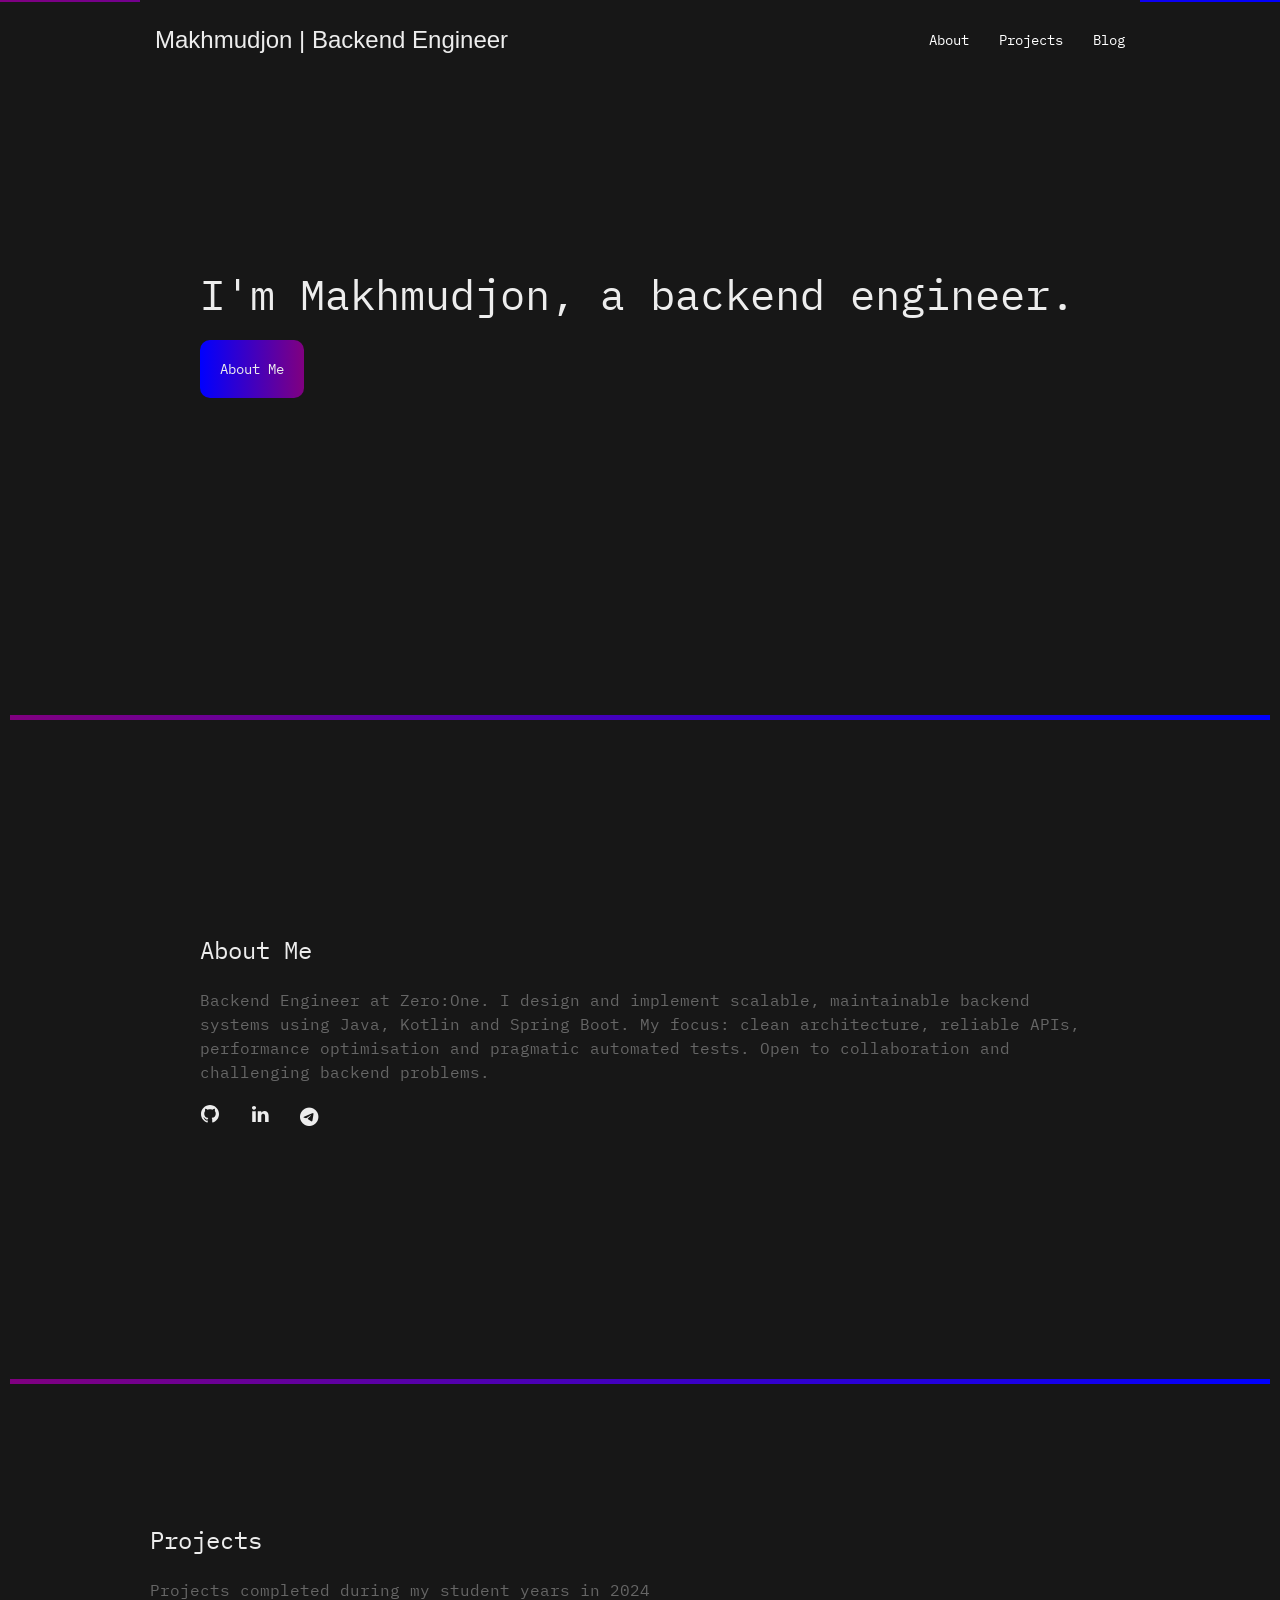
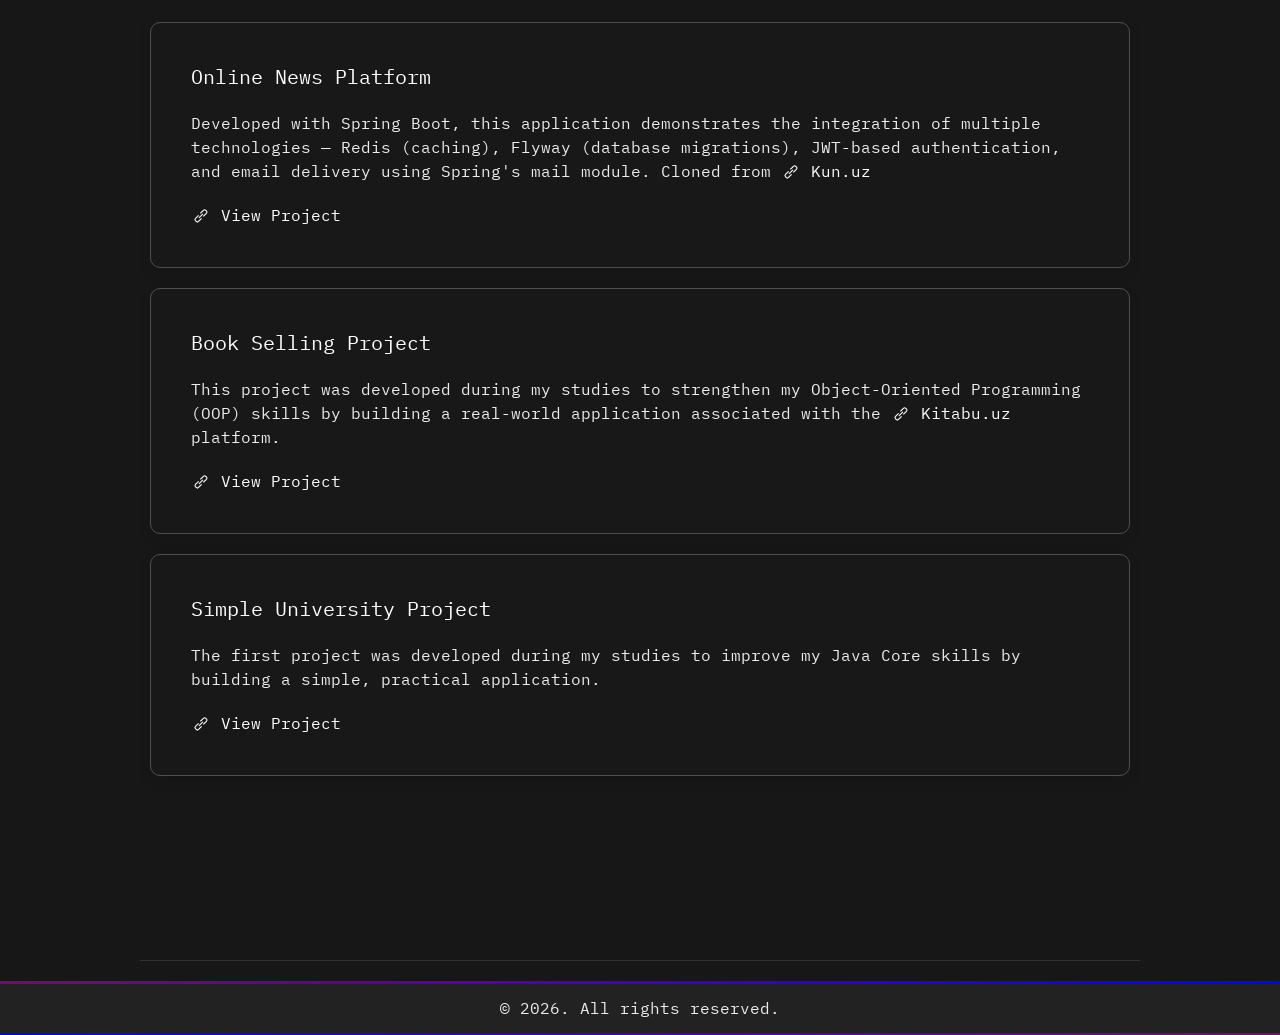
<file: index.html>
<!DOCTYPE html>
<html lang="en" xmlns="http://www.w3.org/1999/html">
<head>
    <meta charset="UTF-8">
    <meta http-equiv="X-UA-Compatible" content="IE=edge">
    <meta name="viewport" content="width=device-width, initial-scale=1.0">
    <link rel="stylesheet" href="css/uikit.css">
    <link rel="stylesheet" href="css/styles.css">
    <script src="js/uikit.js"></script>
    <script src="js/uikit-icons.js"></script>
    <link rel="stylesheet" href="https://cdnjs.cloudflare.com/ajax/libs/font-awesome/6.5.1/css/all.min.css">
    <link rel="icon" type="image/svg+xml" href="favicon/favicon.svg">
    <link rel="icon" type="image/png" sizes="32x32" href="/favicon-32x32.png">
    <link rel="icon" type="image/png" sizes="16x16" href="/favicon-16x16.png">
    <link rel="apple-touch-icon" sizes="180x180" href="/apple-touch-icon.png">

    <title>Portfolio</title>

</head>
<body>
<!-- Navigation Bar -->
<nav class="uk-navbar-container uk-margin-small-left uk-margin-small-right uk-visible@m uk-margin-xlarge-left uk-margin-xlarge-right"
     uk-navbar uk-sticky="sel-target: .uk-navbar-container; cls-active: uk-navbar-sticky">

    <div class="uk-navbar-left">
        <a href="" class="uk-navbar-item uk-logo uk-light">Makhmudjon | Backend Engineer</a>
    </div>
    <div class="uk-navbar-right">
        <ul class="uk-navbar-nav uk-light">
            <li><a class="uk-button-text uk-text-capitalize" href="#about" uk-scroll>About</a></li>
            <li><a class="uk-button-text uk-text-capitalize" href="#projects" uk-scroll>Projects</a></li>
            <li><a class="uk-button-text uk-text-capitalize" href="#contact" uk-scroll>Blog</a></li>
        </ul>

    </div>
</nav>
<!-- Navigation Bar Ends  -->

<!-- Navigation Bar Mobile -->
<!--<nav class="uk-navbar-container uk-margin-small-left uk-margin-small-right uk-hidden@m uk-margin-xlarge-left uk-margin-xlarge-right"-->
<!--     uk-navbar uk-sticky="sel-target: .uk-navbar-container; cls-active: uk-navbar-sticky">-->

<!--    <div class="uk-navbar-left">-->
<!--        <a href="" class="uk-navbar-item uk-logo uk-light">Makhmudjon's way.</a>-->
<!--    </div>-->
<!--    <div class="uk-navbar-right">-->

<!--        <ul class="uk-navbar-nav uk-light">-->
<!--            <li>-->
<!--                <button uk-toggle="target: #offcanvas-nav" type="button" uk-navbar-toggle-icon></button>-->
<!--            </li>-->

<!--        </ul>-->

<!--    </div>-->
<!--</nav>-->
<!-- Change This -->
<div id="offcanvas-nav" uk-offcanvas="overlay: true">
    <div class="uk-offcanvas-bar uk-flex uk-flex-column">

        <ul class="uk-nav uk-nav-primary uk-nav-center uk-margin-auto-vertical">
            <li class="uk-active"><a href="#" uk-scroll>Home</a></li>
            <li class="uk-active"><a href="#about" uk-scroll>About</a></li>
            <li class="uk-active"><a href="#projects" uk-scroll>Projects</a></li>

        </ul>


    </div>
</div>

<!-- Navigation Bar Mobile Ends -->
<!-- Home -->
<section class="uk-margin-small-left uk-margin-small-right uk-margin-xlarge-top uk-margin-xlarge-bottom; container">
    <h1 class="uk-margin-xlarge-left uk-light uk-text-left uk-margin-xlarge-right">I'm Makhmudjon, a backend
        engineer.</h1>
    <a href="#about" class="uk-margin-xlarge-left uk-text-capitalize uk-button uk-button-secondary; gradient-box uk-light" uk-scroll>
        About Me</a>
</section>

<!-- Home Ends -->
<br>


<!--<hr class="uk-margin-xlarge-top uk-margin-xlarge-left uk-margin-xlarge-right">-->

<!-- About Me -->
<style>
    .social-icon {
        display: inline-flex;
        align-items: center;
        justify-content: center;
    }
</style>
<section id="about" class="uk-margin-small-left uk-margin-small-right uk-margin-xlarge-top uk-margin-xlarge-bottom; container">
    <h3 class="uk-margin-xlarge-left uk-light ">About Me</h3>
    <!-- Change here to ur paragraph -->
    <p class="uk-margin-xlarge-left uk-margin-xlarge-right">
        Backend Engineer at Zero:One.
        I design and implement scalable, maintainable backend systems using Java, Kotlin and Spring Boot.
        My focus: clean architecture, reliable APIs, performance optimisation and pragmatic automated tests.
        Open to collaboration and challenging backend problems.
    </p>
    <a href="https://github.com/MakhmudjonFoziljonov" class="uk-margin-xlarge-left uk-light uk-button-text social-icon"
       uk-icon="github"></a> &nbsp;
    <a href="https://www.linkedin.com/in/mahmudjon/" class="uk-button-text uk-light social-icon" uk-icon="linkedin"></a>
    &nbsp;
    <a href="https://t.me/makhmoudjon" class="uk-light uk-button-text social-icon">
        <i class="fab fa-telegram" style="font-size: 19px"></i>
    </a>
</section>

<!-- Projects Section -->
<!--<hr class="uk-margin-xlarge-left uk-margin-xlarge-right">-->
<section id="projects" class="uk-margin-small-left uk-margin-small-right uk-margin-xlarge-top uk-margin-xlarge-bottom">
    <h3 class="uk-margin-xlarge-left uk-light">Projects</h3>
    <p class="uk-margin-xlarge-left">Projects completed during my student years in 2024</p>

    <div class="uk-margin-xlarge-left uk-margin-xlarge-right">
        <!-- Portfolio Projects Section 1 -->
        <div class="uk-margin uk-card uk-card-secondary uk-card-body">
            <h4>Online News Platform</h4>
            <p>Developed with Spring Boot, this application demonstrates the integration of multiple technologies
                — Redis (caching), Flyway (database migrations), JWT-based authentication, and email delivery using
                Spring's mail module.
                Cloned from <a class="uk-button-text uk-text-decoration-none" href="https://kun.uz">
                    <span uk-icon="icon: link"></span> Kun.uz
                </a>
            </p>

            <a class="uk-button-text uk-text-decoration-none"
               href="https://github.com/MakhmudjonFoziljonov/kunuz">
                <span uk-icon="icon: link"></span> View Project
            </a>
        </div>
        <!-- Portfolio Projects Section 2 -->
        <div class="uk-margin uk-card uk-card-secondary uk-card-body">
            <h4>Book Selling Project</h4>
            <p>This project was developed during my studies to strengthen my Object-Oriented Programming (OOP)
                skills by building a real-world application associated with the
                <a class="uk-button-text uk-text-decoration-none" href="https://kitabu.uz">
                    <span uk-icon="icon: link"></span> Kitabu.uz
                </a> platform.
            </p>
            <a class="uk-button-text uk-text-decoration-none" href="https://github.com/MakhmudjonFoziljonov/kitabu_oop">
                <span uk-icon="icon: link"></span> View Project
            </a>
        </div>
        <!-- Portfolio Projects Section 3 -->
        <div class="uk-margin uk-card uk-card-secondary uk-card-body">
            <h4>Simple University Project</h4>
            <p>The first project was developed during my studies to improve my Java Core
                skills by building a simple, practical application.
            </p>
            <a class="uk-button-text uk-text-decoration-none"
               href="https://github.com/MakhmudjonFoziljonov/university_project">
                <span uk-icon="icon: link"></span> View Project
            </a>
        </div>
    </div>
    <br>
</section>

<hr class="uk-margin-xlarge-left uk-margin-xlarge-right">

<footer class="uk-section uk-section-secondary uk-padding-small">
    <div class="uk-container uk-text-center">
        <p class="uk-margin-remove">© 2026. All rights reserved.</p>
    </div>
</footer>
<!--<hr class="uk-margin-xlarge-left uk-margin-xlarge-right">-->


</body>
</html>
</file>
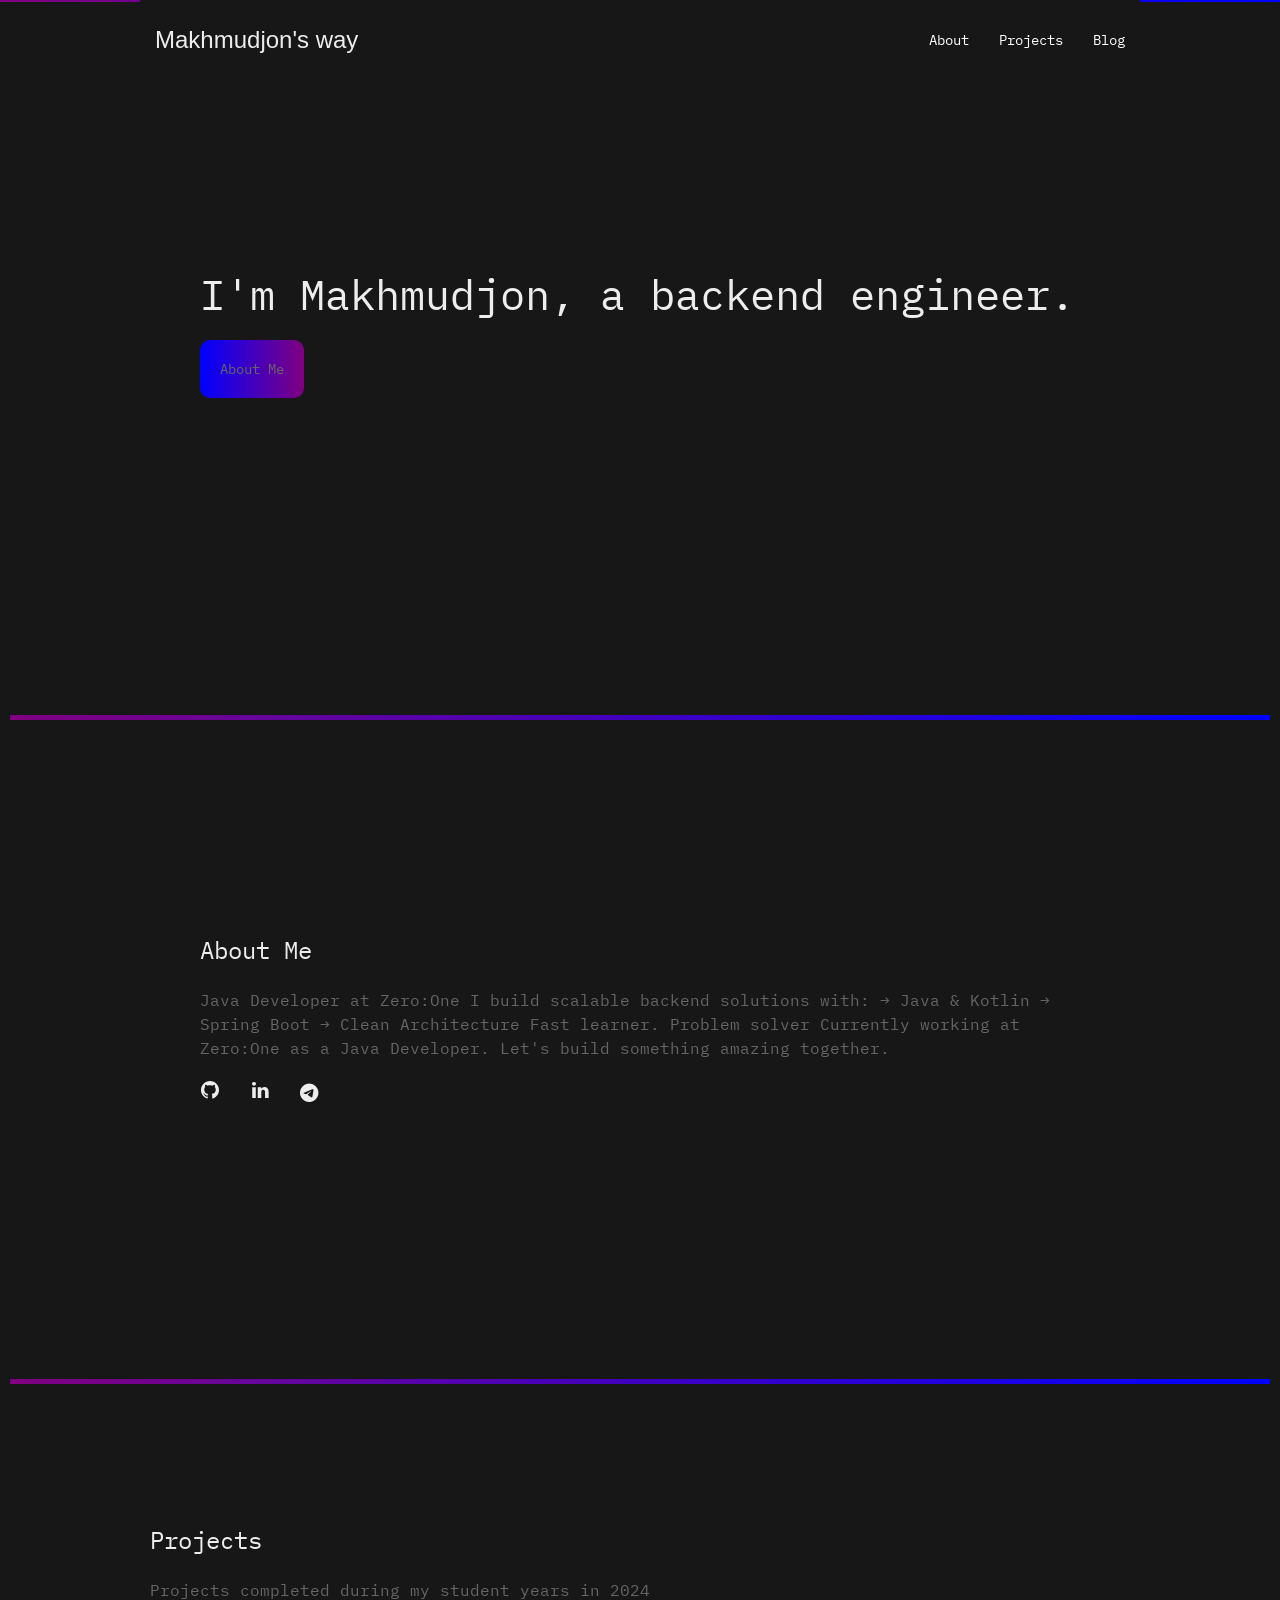
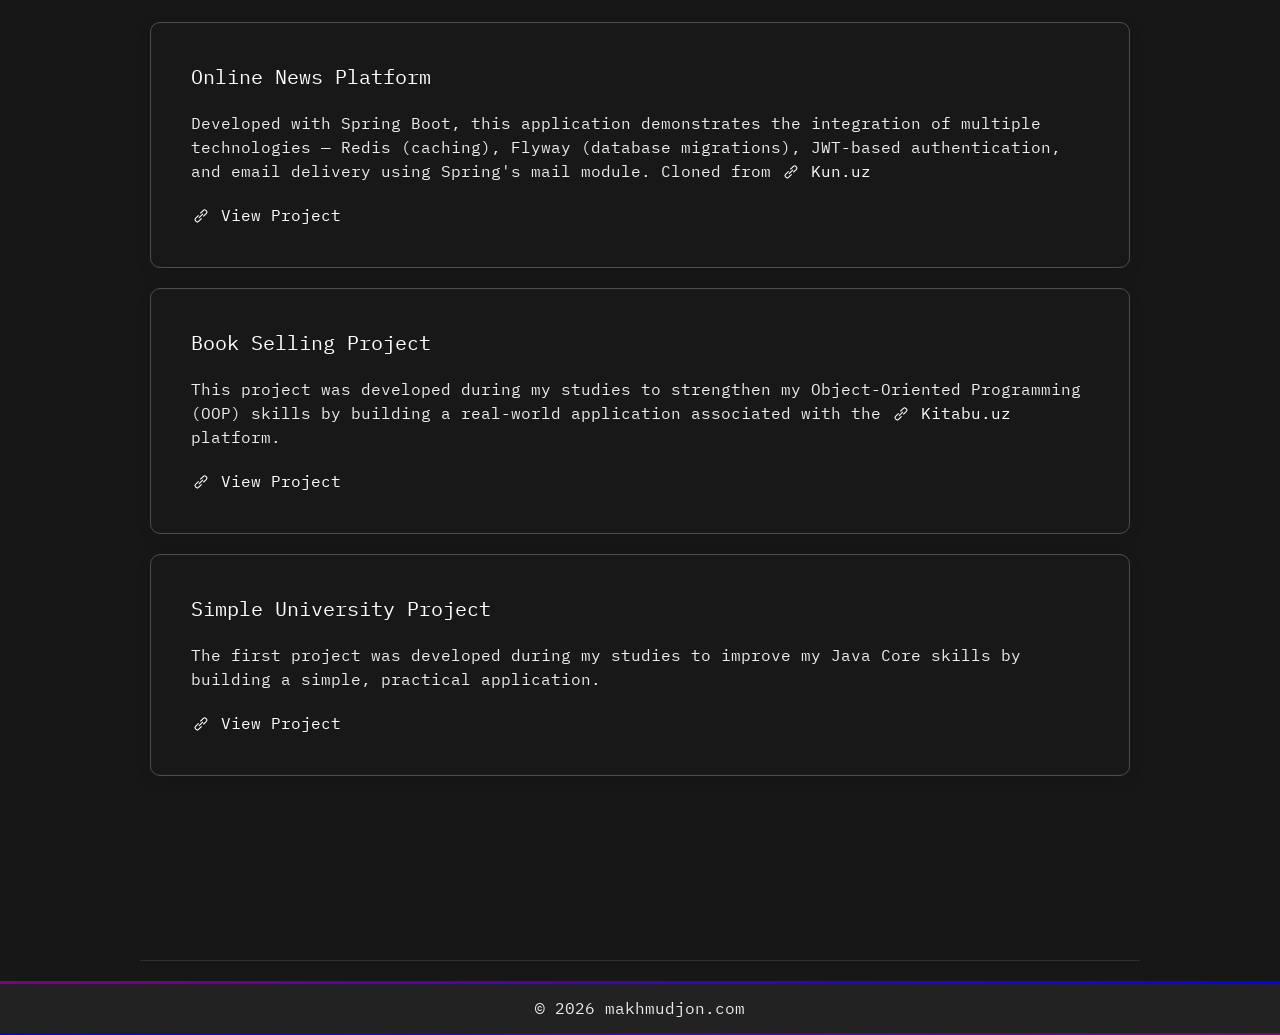
<file: src/main/resources/static/portfolio/index.html>
<!DOCTYPE html>
<html lang="en" xmlns="http://www.w3.org/1999/html">
<head>
    <meta charset="UTF-8">
    <meta http-equiv="X-UA-Compatible" content="IE=edge">
    <meta name="viewport" content="width=device-width, initial-scale=1.0">
    <link rel="stylesheet" href="css/uikit.css">
    <link rel="stylesheet" href="css/styles.css">
    <script src="js/uikit.js"></script>
    <script src="js/uikit-icons.js"></script>
    <link rel="stylesheet" href="https://cdnjs.cloudflare.com/ajax/libs/font-awesome/6.5.1/css/all.min.css">
    <link rel="icon" type="image/svg+xml" href="favicon/favicon.svg">
    <link rel="icon" type="image/png" sizes="32x32" href="/favicon-32x32.png">
    <link rel="icon" type="image/png" sizes="16x16" href="/favicon-16x16.png">
    <link rel="apple-touch-icon" sizes="180x180" href="/apple-touch-icon.png">

    <title>Portfolio</title>

</head>
<body>
<!-- Navigation Bar -->
<nav class="uk-navbar-container uk-margin-small-left uk-margin-small-right uk-visible@m uk-margin-xlarge-left uk-margin-xlarge-right"
     uk-navbar uk-sticky="sel-target: .uk-navbar-container; cls-active: uk-navbar-sticky">

    <div class="uk-navbar-left">
        <a href="" class="uk-navbar-item uk-logo uk-light">Makhmudjon's way</a>
    </div>
    <div class="uk-navbar-right">

        <ul class="uk-navbar-nav uk-light">
            <li><a class="uk-button-text uk-text-capitalize" href="#about" uk-scroll>About</a></li>
            <li><a class="uk-button-text uk-text-capitalize" href="#projects" uk-scroll>Projects</a></li>
            <li><a class="uk-button-text uk-text-capitalize" href="#contact" uk-scroll>Blog</a></li>
        </ul>

    </div>
</nav>
<!-- Navigation Bar Ends  -->

<!-- Navigation Bar Mobile -->
<nav class="uk-navbar-container uk-margin-small-left uk-margin-small-right uk-hidden@m uk-margin-xlarge-left uk-margin-xlarge-right"
     uk-navbar uk-sticky="sel-target: .uk-navbar-container; cls-active: uk-navbar-sticky">

    <div class="uk-navbar-left">
        <a href="" class="uk-navbar-item uk-logo uk-light">Makhmudjon's way.</a>
    </div>
    <div class="uk-navbar-right">

        <ul class="uk-navbar-nav uk-light">
            <li>
                <button uk-toggle="target: #offcanvas-nav" type="button" uk-navbar-toggle-icon></button>
            </li>

        </ul>

    </div>
</nav>
<!-- Change This -->
<div id="offcanvas-nav" uk-offcanvas="overlay: true">
    <div class="uk-offcanvas-bar uk-flex uk-flex-column">

        <ul class="uk-nav uk-nav-primary uk-nav-center uk-margin-auto-vertical">
            <li class="uk-active"><a href="#" uk-scroll>Home</a></li>
            <li class="uk-active"><a href="#about" uk-scroll>About</a></li>
            <li class="uk-active"><a href="#projects" uk-scroll>Projects</a></li>

        </ul>


    </div>
</div>

<!-- Navigation Bar Mobile Ends -->
<!-- Home -->
<section class="uk-margin-small-left uk-margin-small-right uk-margin-xlarge-top uk-margin-xlarge-bottom; container">
    <h1 class="uk-margin-xlarge-left uk-light uk-text-left uk-margin-xlarge-right">I'm Makhmudjon, a backend
        engineer.</h1>
    <a href="#about" class="uk-margin-xlarge-left uk-text-capitalize uk-button uk-button-secondary; gradient-box" uk-scroll>About
        Me</a>
</section>

<!-- Home Ends -->
<br>


<!--<hr class="uk-margin-xlarge-top uk-margin-xlarge-left uk-margin-xlarge-right">-->

<!-- About Me -->
<style>
    .social-icon {
        display: inline-flex;
        align-items: center;
        justify-content: center;
    }
</style>
<section id="about" class="uk-margin-small-left uk-margin-small-right uk-margin-xlarge-top uk-margin-xlarge-bottom; container">
    <h3 class="uk-margin-xlarge-left uk-light ">About Me</h3>
    <!-- Change here to ur paragraph -->
    <p class="uk-margin-xlarge-left uk-margin-xlarge-right">
        Java Developer at Zero:One
        I build scalable backend solutions with:
        → Java & Kotlin
        → Spring Boot
        → Clean Architecture
        Fast learner. Problem solver
        Currently working at Zero:One as a Java Developer.
        Let's build something amazing together.</p>
    <a href="https://github.com/MakhmudjonFoziljonov" class="uk-margin-xlarge-left uk-light uk-button-text social-icon"
       uk-icon="github"></a> &nbsp;
    <a href="https://www.linkedin.com/in/mahmudjon/" class="uk-button-text uk-light social-icon" uk-icon="linkedin"></a>
    &nbsp;
    <a href="https://t.me/makhmoudjon" class="uk-light uk-button-text social-icon">
        <i class="fab fa-telegram" style="font-size: 19px"></i>
    </a>
</section>

<!-- Projects Section -->
<!--<hr class="uk-margin-xlarge-left uk-margin-xlarge-right">-->
<section id="projects" class="uk-margin-small-left uk-margin-small-right uk-margin-xlarge-top uk-margin-xlarge-bottom">
    <h3 class="uk-margin-xlarge-left uk-light">Projects</h3>
    <p class="uk-margin-xlarge-left">Projects completed during my student years in 2024</p>

    <div class="uk-margin-xlarge-left uk-margin-xlarge-right">
        <!-- Portfolio Projects Section 1 -->
        <div class="uk-margin uk-card uk-card-secondary uk-card-body">
            <h4>Online News Platform</h4>
            <p>Developed with Spring Boot, this application demonstrates the integration of multiple technologies
                — Redis (caching), Flyway (database migrations), JWT-based authentication, and email delivery using
                Spring's mail module.
                Cloned from <a class="uk-button-text uk-text-decoration-none" href="https://kun.uz">
                    <span uk-icon="icon: link"></span> Kun.uz
                </a>
            </p>

            <a class="uk-button-text uk-text-decoration-none"
               href="https://github.com/MakhmudjonFoziljonov/kunuz">
                <span uk-icon="icon: link"></span> View Project
            </a>
        </div>
        <!-- Portfolio Projects Section 2 -->
        <div class="uk-margin uk-card uk-card-secondary uk-card-body">
            <h4>Book Selling Project</h4>
            <p>This project was developed during my studies to strengthen my Object-Oriented Programming (OOP)
                skills by building a real-world application associated with the
                <a class="uk-button-text uk-text-decoration-none" href="https://kitabu.uz">
                    <span uk-icon="icon: link"></span> Kitabu.uz
                </a> platform.
            </p>
            <a class="uk-button-text uk-text-decoration-none" href="https://github.com/MakhmudjonFoziljonov/kitabu_oop">
                <span uk-icon="icon: link"></span> View Project
            </a>
        </div>
        <!-- Portfolio Projects Section 3 -->
        <div class="uk-margin uk-card uk-card-secondary uk-card-body">
            <h4>Simple University Project</h4>
            <p>The first project was developed during my studies to improve my Java Core
                skills by building a simple, practical application.
            </p>
            <a class="uk-button-text uk-text-decoration-none"
               href="https://github.com/MakhmudjonFoziljonov/university_project">
                <span uk-icon="icon: link"></span> View Project
            </a>
        </div>
    </div>
    <br>
</section>

<hr class="uk-margin-xlarge-left uk-margin-xlarge-right">

<footer class="uk-section uk-section-secondary uk-padding-small">
    <div class="uk-container uk-text-center">
        <p class="uk-margin-remove">© 2026 makhmudjon.com</p>
    </div>
</footer>
<!--<hr class="uk-margin-xlarge-left uk-margin-xlarge-right">-->


</body>
</html>
</file>
<file: css/styles.css>
html{
    font-family: IBM Plex Mono;
}

.container {
    position: relative;
    padding: 50px;
    min-height: 400px;
}

.container::before {
    content: '';
    position: absolute;
    width: 100%;
    height: 2px;
    background: white;
    top: 50%;
    left: 0;
}

.container::before {
    top: 0;
}

.container::before {
    top: auto;
    bottom: 0;
}

.container::before {
    height: 5px;
}

.container::before {
    background: linear-gradient(to right, purple, blue);
}
.container::after {
    top: 0;
}

footer {
    position: relative;
    padding: 50px 20px;
}

footer::before {
    content: '';
    position: absolute;
    width: 100%;
    height: 3px;
    background: linear-gradient(to right, purple, blue, purple);
    top: 0;
    left: 0;
}

footer::after {
    content: '';
    position: absolute;
    width: 100%;
    height: 2px;
    background: white;
    bottom: 0;
    left: 0;
}

footer::before {
    background: linear-gradient(to right, purple, blue);
    top: 0;
}

footer::after {
    background: linear-gradient(to left, purple, blue);
    bottom: 0;
}

section::before {
    content: '';
    position: absolute;
    width: 100%;
    height: 2px;
    background: white;
    bottom: 0;
    left: 0;
}

section::before {
    background: linear-gradient(to right, purple, blue);
    top: 0;
}

section::after {
    background: linear-gradient(to left, purple, blue);
    bottom: 0;
}
</file>
<file: src/main/resources/static/portfolio/css/styles.css>
html{
    font-family: IBM Plex Mono;
}

.container {
    position: relative;
    padding: 50px;
    min-height: 400px;
}

.container::before {
    content: '';
    position: absolute;
    width: 100%;
    height: 2px;
    background: white;
    top: 50%;
    left: 0;
}

.container::before {
    top: 0;
}

.container::before {
    top: auto;
    bottom: 0;
}

.container::before {
    height: 5px;
}

.container::before {
    background: linear-gradient(to right, purple, blue);
}
.container::after {
    top: 0;
}

footer {
    position: relative;
    padding: 50px 20px;
}

footer::before {
    content: '';
    position: absolute;
    width: 100%;
    height: 3px;
    background: linear-gradient(to right, purple, blue, purple);
    top: 0;
    left: 0;
}

footer::after {
    content: '';
    position: absolute;
    width: 100%;
    height: 2px;
    background: white;
    bottom: 0;
    left: 0;
}

footer::before {
    background: linear-gradient(to right, purple, blue);
    top: 0;
}

footer::after {
    background: linear-gradient(to left, purple, blue);
    bottom: 0;
}

section::before {
    content: '';
    position: absolute;
    width: 100%;
    height: 2px;
    background: white;
    bottom: 0;
    left: 0;
}

section::before {
    background: linear-gradient(to right, purple, blue);
    top: 0;
}

section::after {
    background: linear-gradient(to left, purple, blue);
    bottom: 0;
}
</file>
